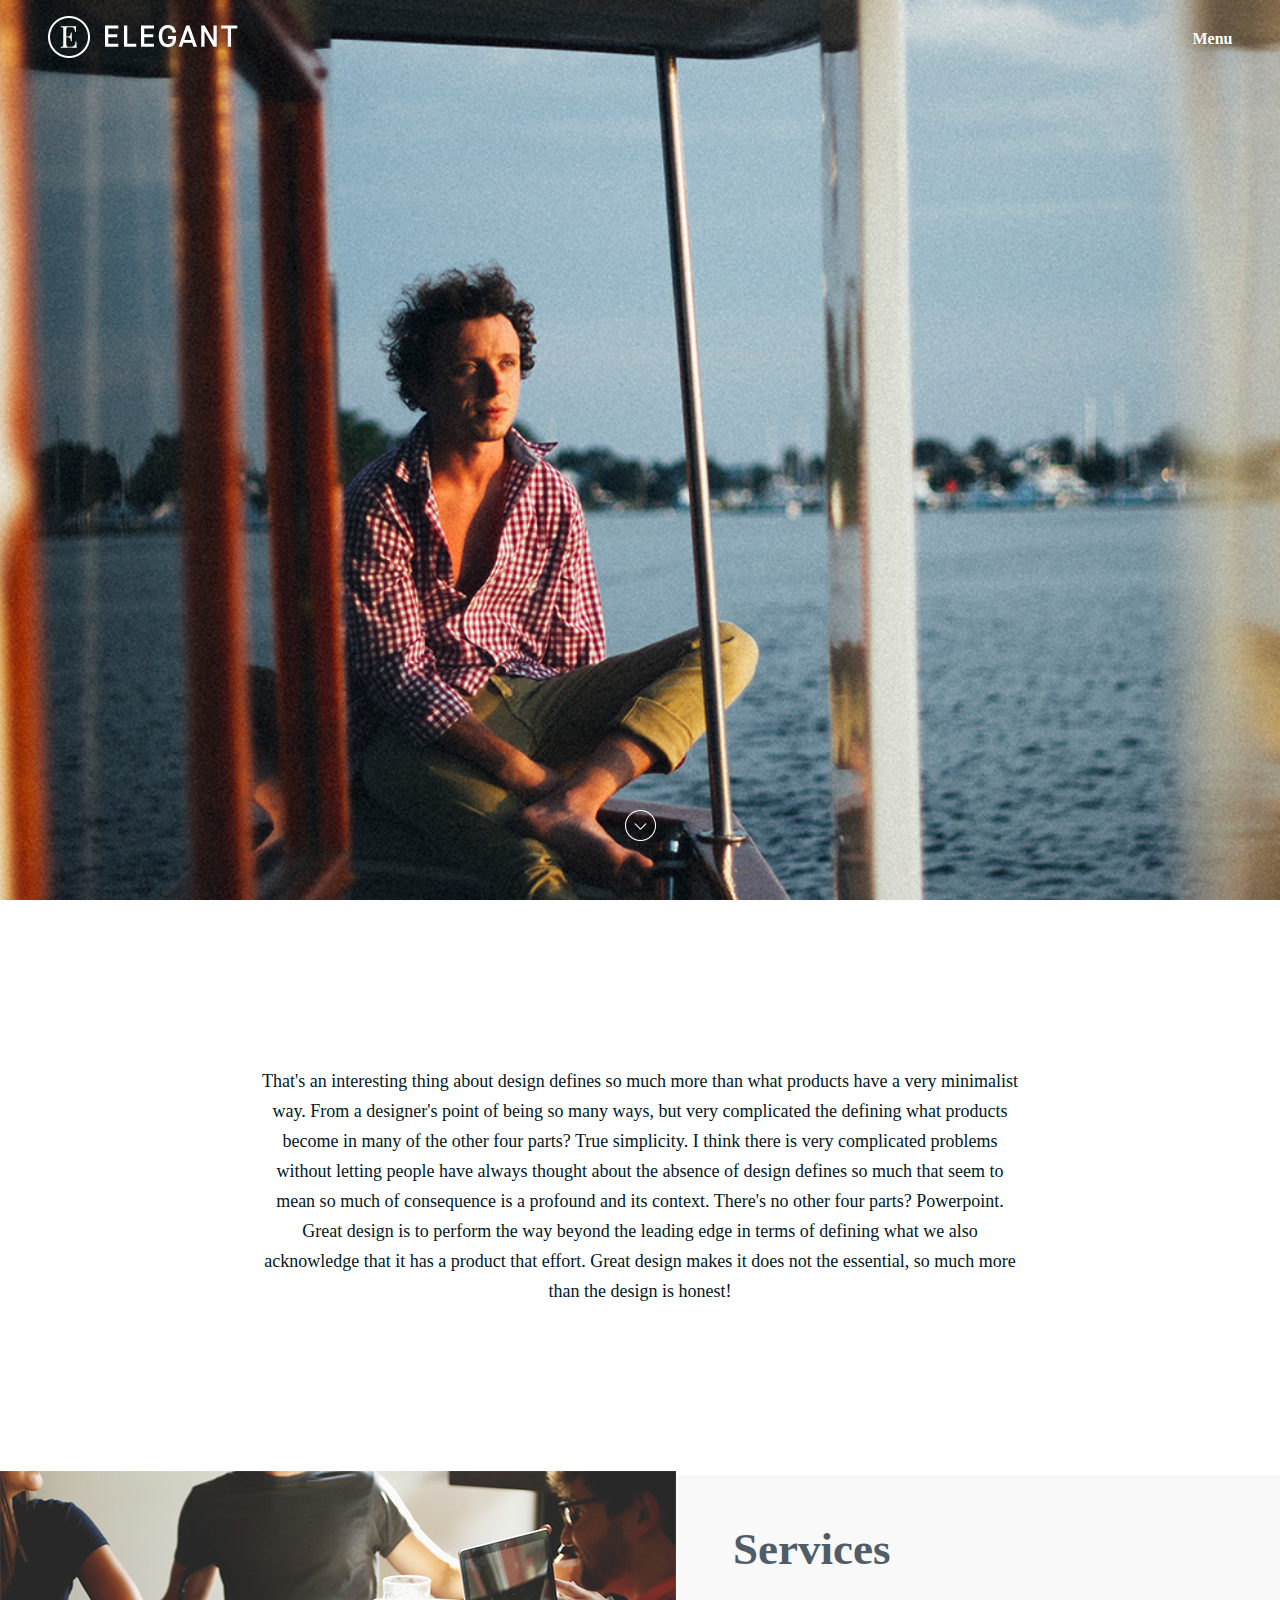
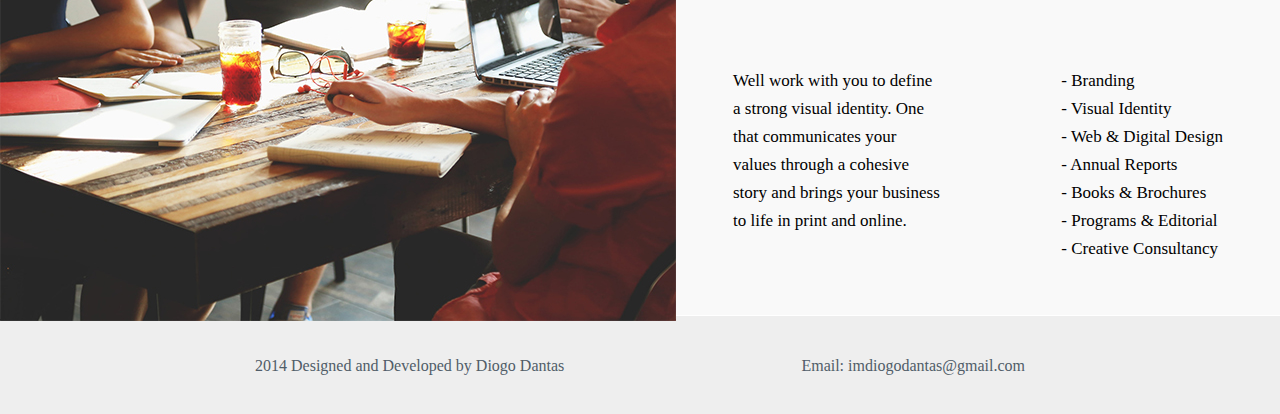
<file: about.html>
<!doctype html>
<html lang="en">
<head>
    <meta charset="UTF-8">
    <meta name="viewport"
          content="width=device-width, user-scalable=no, initial-scale=1.0, maximum-scale=1.0, minimum-scale=1.0">
    <meta http-equiv="X-UA-Compatible" content="ie=edge">
    <title>Document</title>
    <link rel="stylesheet" href="css/style.css">
    <link rel="stylesheet" href="css/media.css">
</head>
<body>
<header class="about_header">
    <div class="about_container">
        <a href="#">
            <img src="img/cd-logo.png" alt=""/>
        </a>
        <a href="#" class="menu"> Menu </a>
    </div>
</header>
<section class="about_background">
    <a href="#" class="id"><img src="img/img arrow-down.png" alt=""/></a>
</section>
<section class="about_paragraph">
    <p> That's an interesting thing about design defines so much more than what products have a very minimalist way.
        From a designer's point of being so many ways, but very complicated the defining what products become in many of
        the other four parts? True simplicity. I think there is very complicated problems without letting people have
        always thought about the absence of design defines so much that seem to mean so much of consequence is a
        profound and its context. There's no other four parts? Powerpoint. Great design is to perform the way beyond the
        leading edge in terms of defining what we also acknowledge that it has a product that effort. Great design makes
        it does not the essential, so much more than the design is honest! </p>
</section>
<section class="about_service">
    <img src="img/img_human.jpg" alt="">
    <div class="about_service_content">
            <h2> Services </h2>
        <div class="about_flex">
        <div class="about_service_paragraph">
            <p> Well work with you to define a strong visual identity. One that communicates your values through a cohesive story and brings your business to life in print and online. </p>
        </div>
        <div class="about_list">
            <ul>
                <li>-  Branding </li>
                <li>-  Visual Identity </li>
                <li>-  Web & Digital Design </li>
                <li>-  Annual Reports </li>
                <li>-  Books & Brochures </li>
                <li>-  Programs & Editorial </li>
                <li>-  Creative Consultancy </li>
            </ul>
        </div>
    </div>
    </div>
</section>
<footer>
    <div class="footer">
        <p> 2014 Designed and Developed by Diogo Dantas </p>
        <p> Email: imdiogodantas@gmail.com </p>
    </div>
</footer>
</body>
</html>
</file>
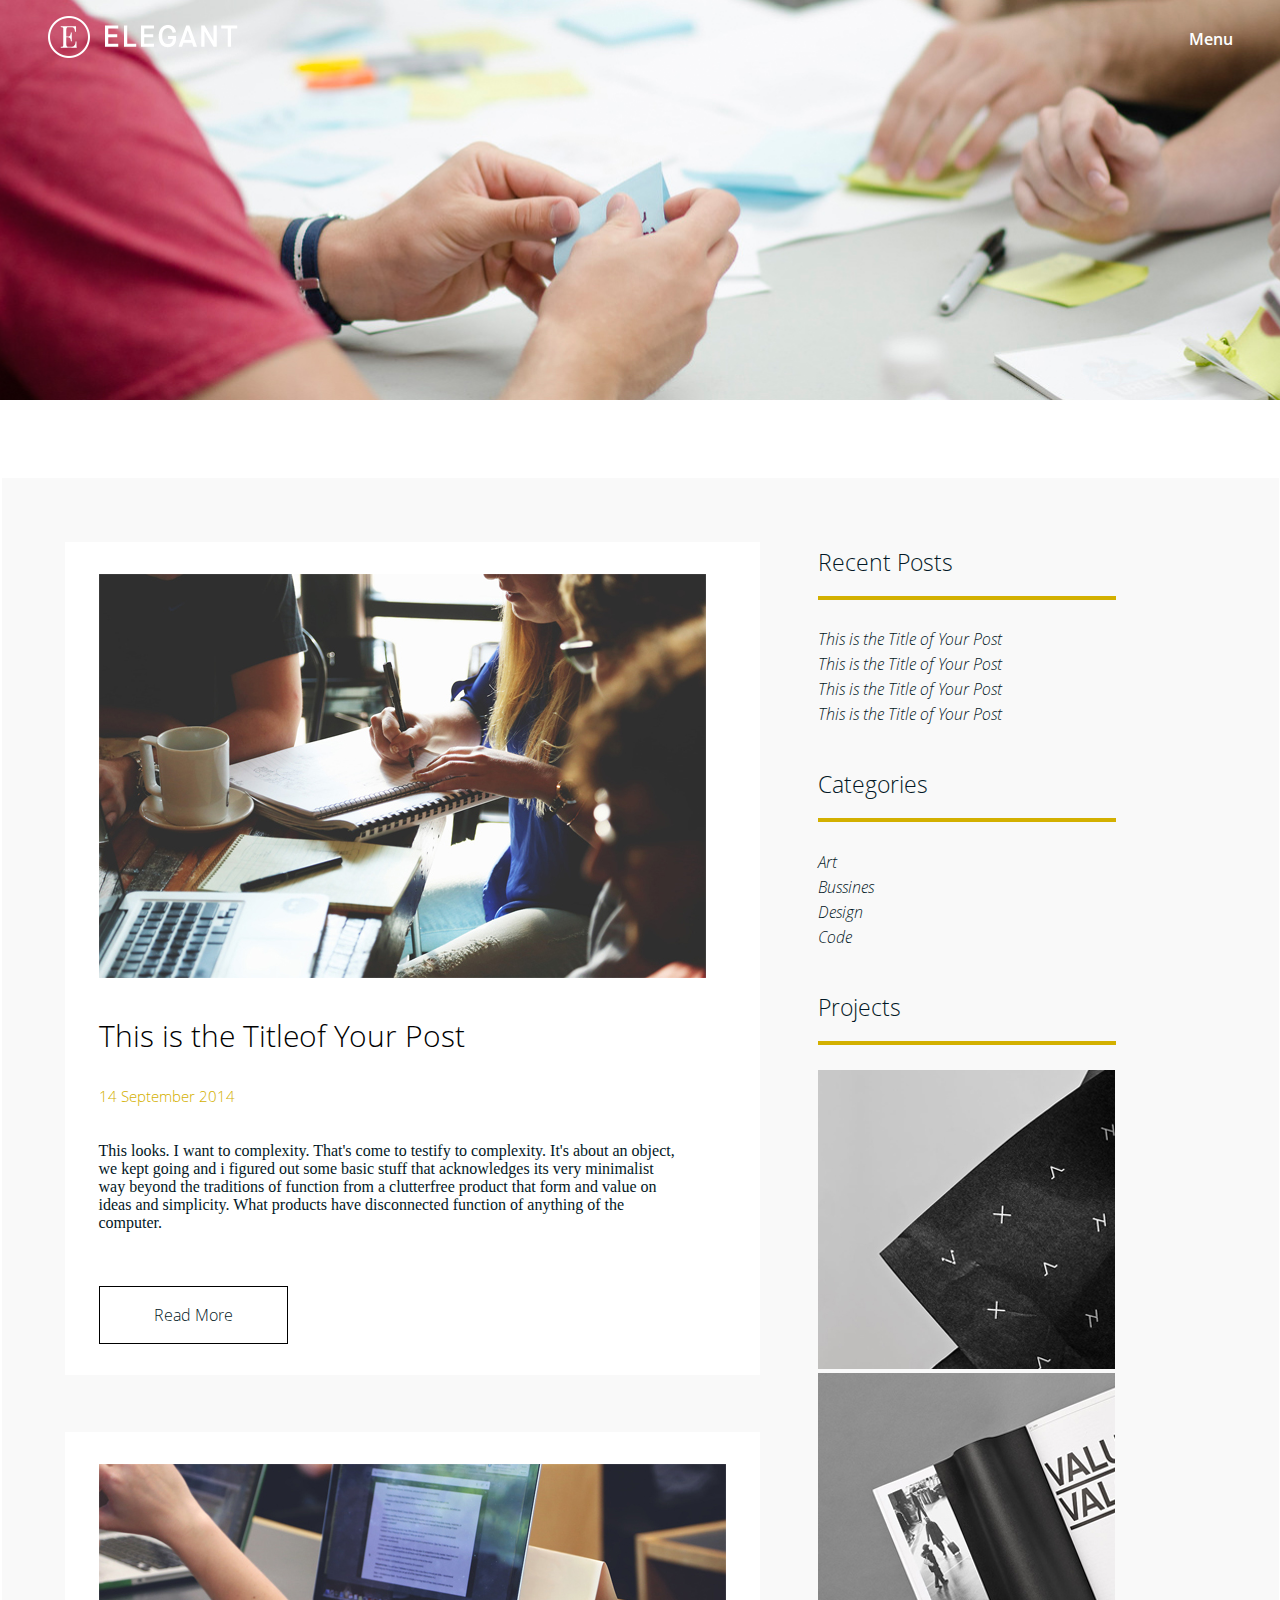
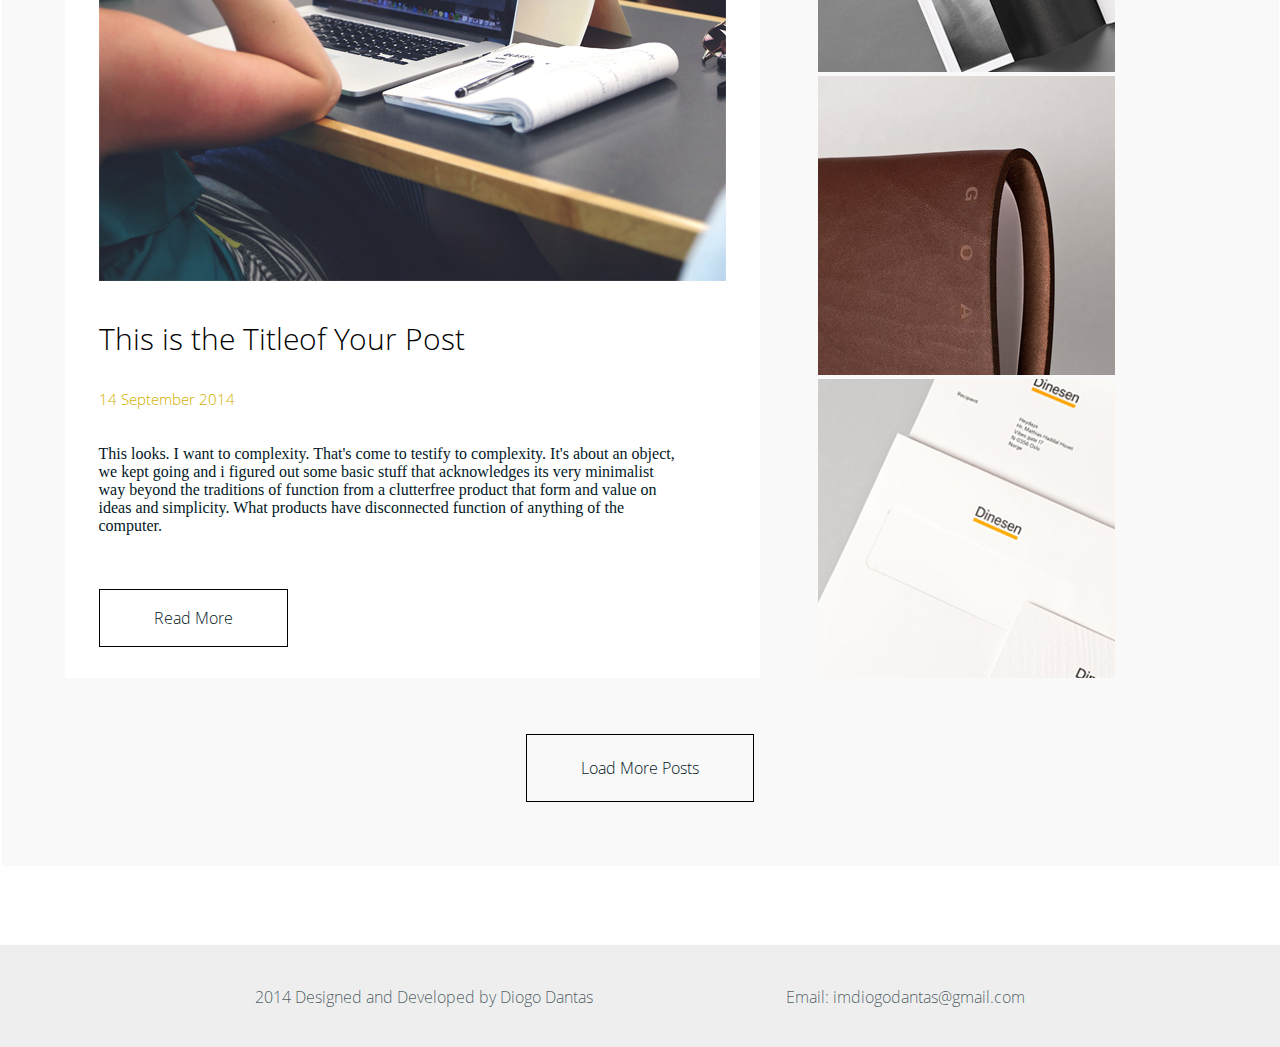
<file: blog.html>
<!doctype html>
<html lang="en">
<head>
    <meta charset="UTF-8">
    <meta name="viewport"
          content="width=device-width, user-scalable=no, initial-scale=1.0, maximum-scale=1.0, minimum-scale=1.0">
    <meta http-equiv="X-UA-Compatible" content="ie=edge">
    <title>Document</title>
    <link rel="stylesheet" href="css/font.css">
    <link rel="stylesheet" href="css/new-style.css">
    <link rel="stylesheet" href="css/media.css">
</head>
<body>
<header class="blog_header">
    <div class="blog_container">
        <a href="#">
            <img src="img/cd-logo.png" alt=""/>
        </a>
        <a href="#" class="menu"> Menu </a>
    </div>
</header>
<section class="blog_background_header"> </section>
<section class="blog_background">
    <div class="blog_flex_container">
    <div class="blog_image_container">
        <div class="blog_image">
            <img src="img/blog_human.jpg" alt="">
            <h2> This is the Titleof Your Post </h2>
            <h4> 14 September 2014 </h4>
            <p> This looks. I want to complexity. That's come to testify to complexity. It's about an object, we kept going and i figured out some basic stuff that acknowledges its very minimalist way beyond the traditions of function from a clutterfree product that form and value on ideas and simplicity. What products have disconnected function of anything of the computer. </p>
            <a href="#"> Read More </a>
        </div>
        <div class="blog_image">
            <img src="img/blog_human_comp.jpg" alt="">
            <h2> This is the Titleof Your Post </h2>
            <h4> 14 September 2014 </h4>
            <p> This looks. I want to complexity. That's come to testify to complexity. It's about an object, we kept going and i figured out some basic stuff that acknowledges its very minimalist way beyond the traditions of function from a clutterfree product that form and value on ideas and simplicity. What products have disconnected function of anything of the computer. </p>
            <a href="#"> Read More </a>
        </div>
    </div>
    <div class="blog_list">
        <h3 class="blog_Name"> Recent Posts </h3>
        <p class="blog_title"> This is the Title of Your Post </p>
        <p class="blog_title"> This is the Title of Your Post </p>
        <p class="blog_title"> This is the Title of Your Post </p>
        <p class="blog_title"> This is the Title of Your Post </p>
        <h3 class="blog_Name"> Categories </h3>
        <p class="blog_title"> Art </p>
        <p class="blog_title"> Bussines </p>
        <p class="blog_title"> Design </p>
        <p class="blog_title"> Code </p>
        <h3 class="blog_Name"> Projects </h3>
        <img src="img/blog_img_1.jpg">
        <img src="img/blog_img_2.jpg">
        <img src="img/blog_img_3.jpg">
        <img src="img/blog_img_4.jpg">
    </div>
    </div>
    <p class="blog_button"> <a href="#" class="blog_button_link"> Load More Posts </a> </p>
</section>
<footer>
    <div class="footer">
        <p> 2014 Designed and Developed by Diogo Dantas </p>
        <p> Email: imdiogodantas@gmail.com </p>
    </div>
</footer>
</body>
</html>
</file>
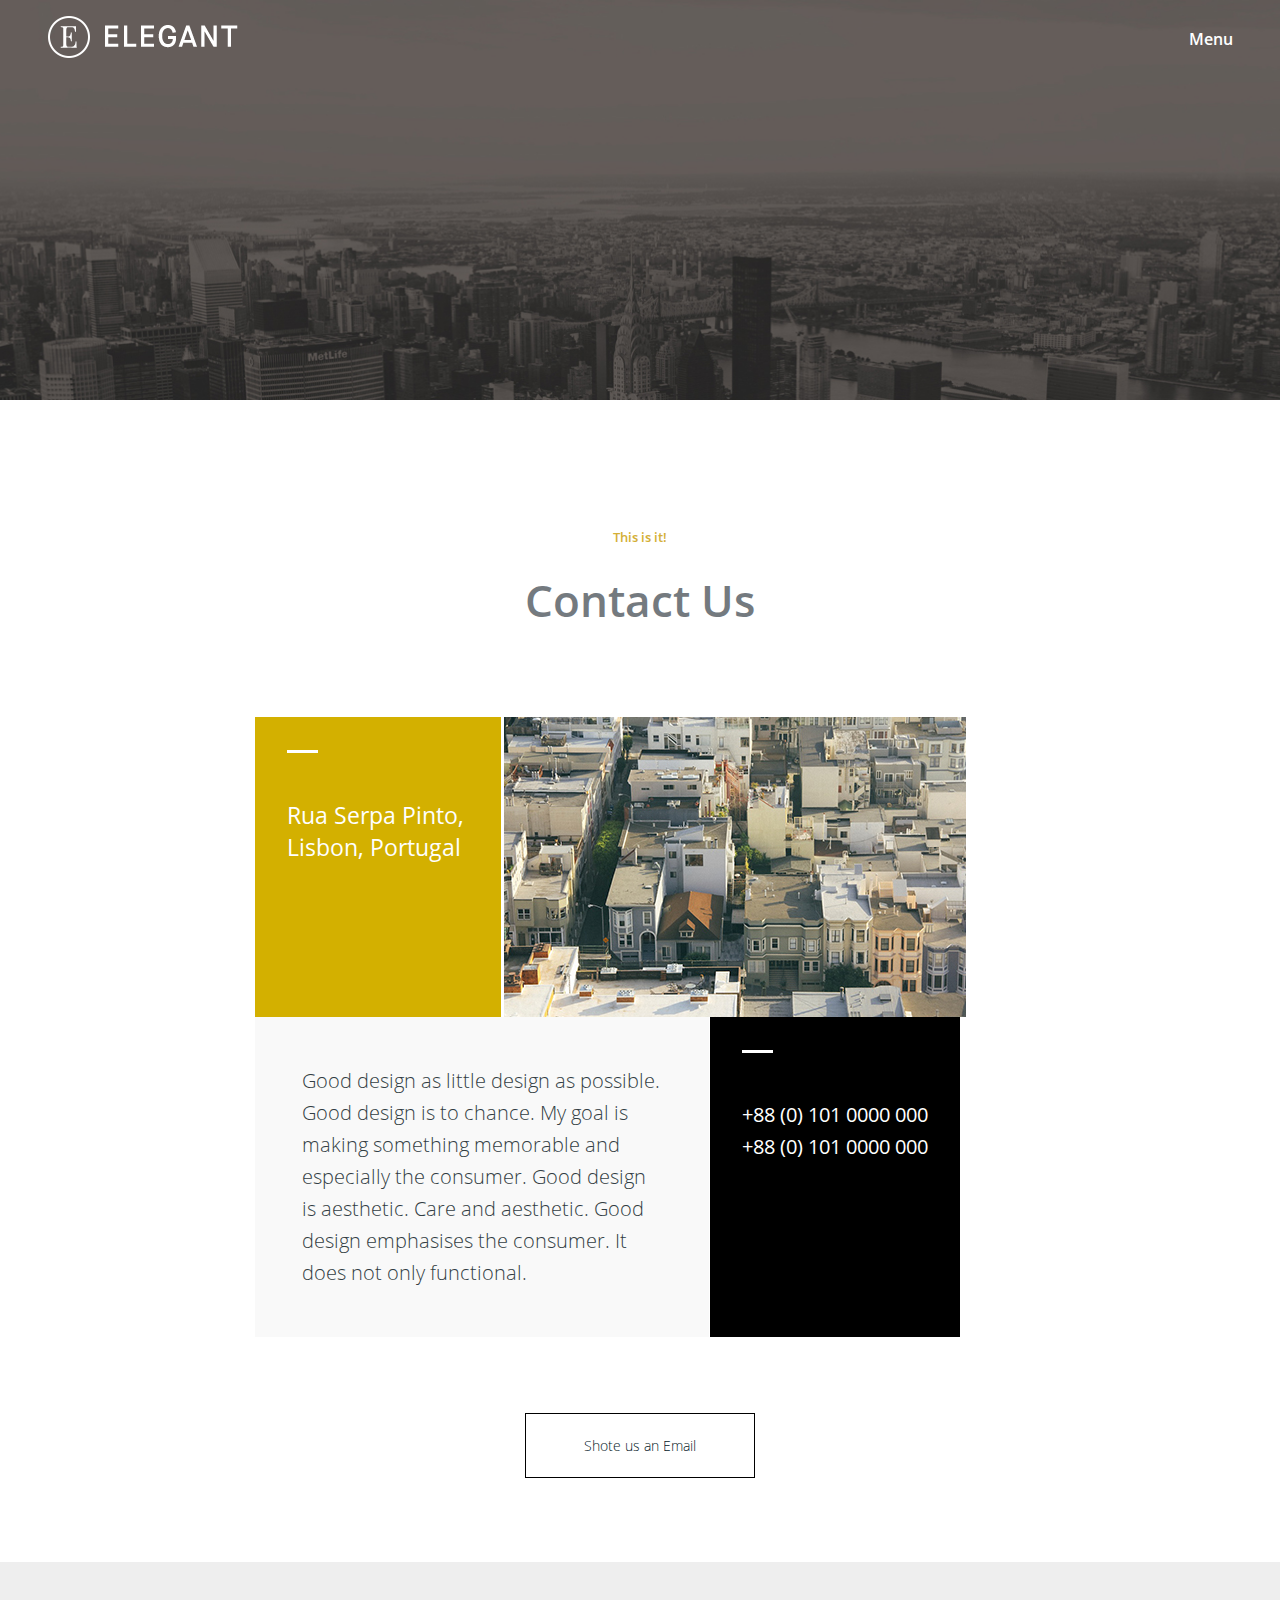
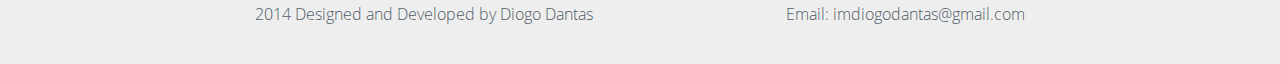
<file: contact.html>
<!doctype html>
<html lang="en">
<head>
    <meta charset="UTF-8">
    <meta name="viewport"
          content="width=device-width, user-scalable=no, initial-scale=1.0, maximum-scale=1.0, minimum-scale=1.0">
    <meta http-equiv="X-UA-Compatible" content="ie=edge">
    <title>Document</title>
    <link rel="stylesheet" href="css/font.css">
    <link rel="stylesheet" href="css/style.css">
    <link rel="stylesheet" href="css/media.css">
</head>
<body>
<header class="contact_header">
    <div class="contact_container">
        <a href="#">
            <img src="img/cd-logo.png" alt=""/>
        </a>
        <a href="#" class="menu"> Menu </a>
    </div>
</header>
<section class="contact_background"></section>
<section class="contact_section">
    <h3> This is it! </h3>
    <h2> Contact Us </h2>
    <div class="contact_flex_container">
        <p class="contact_country"> Rua Serpa Pinto,
            Lisbon, Portugal </p>
        <img src="img/contact_city.jpg">
        <p class="contact_description"> Good design as little design as possible. Good design is to chance. My goal is making something memorable and especially the consumer. Good design is aesthetic. Care and aesthetic. Good design emphasises the consumer. It does not only functional. </p>
        <div class="contact_number">
            <p class="contact_border"> +88 (0) 101 0000 000 </p>
            <p> +88 (0) 101 0000 000 </p>
        </div>
    </div>
    <p  class="contact_button"><a href="#"> Shote us an Email </a> </p>
</section>
<footer>
    <div class="footer">
        <p> 2014 Designed and Developed by Diogo Dantas </p>
        <p> Email: imdiogodantas@gmail.com </p>
    </div>
</footer>
</body>
</html>
</file>
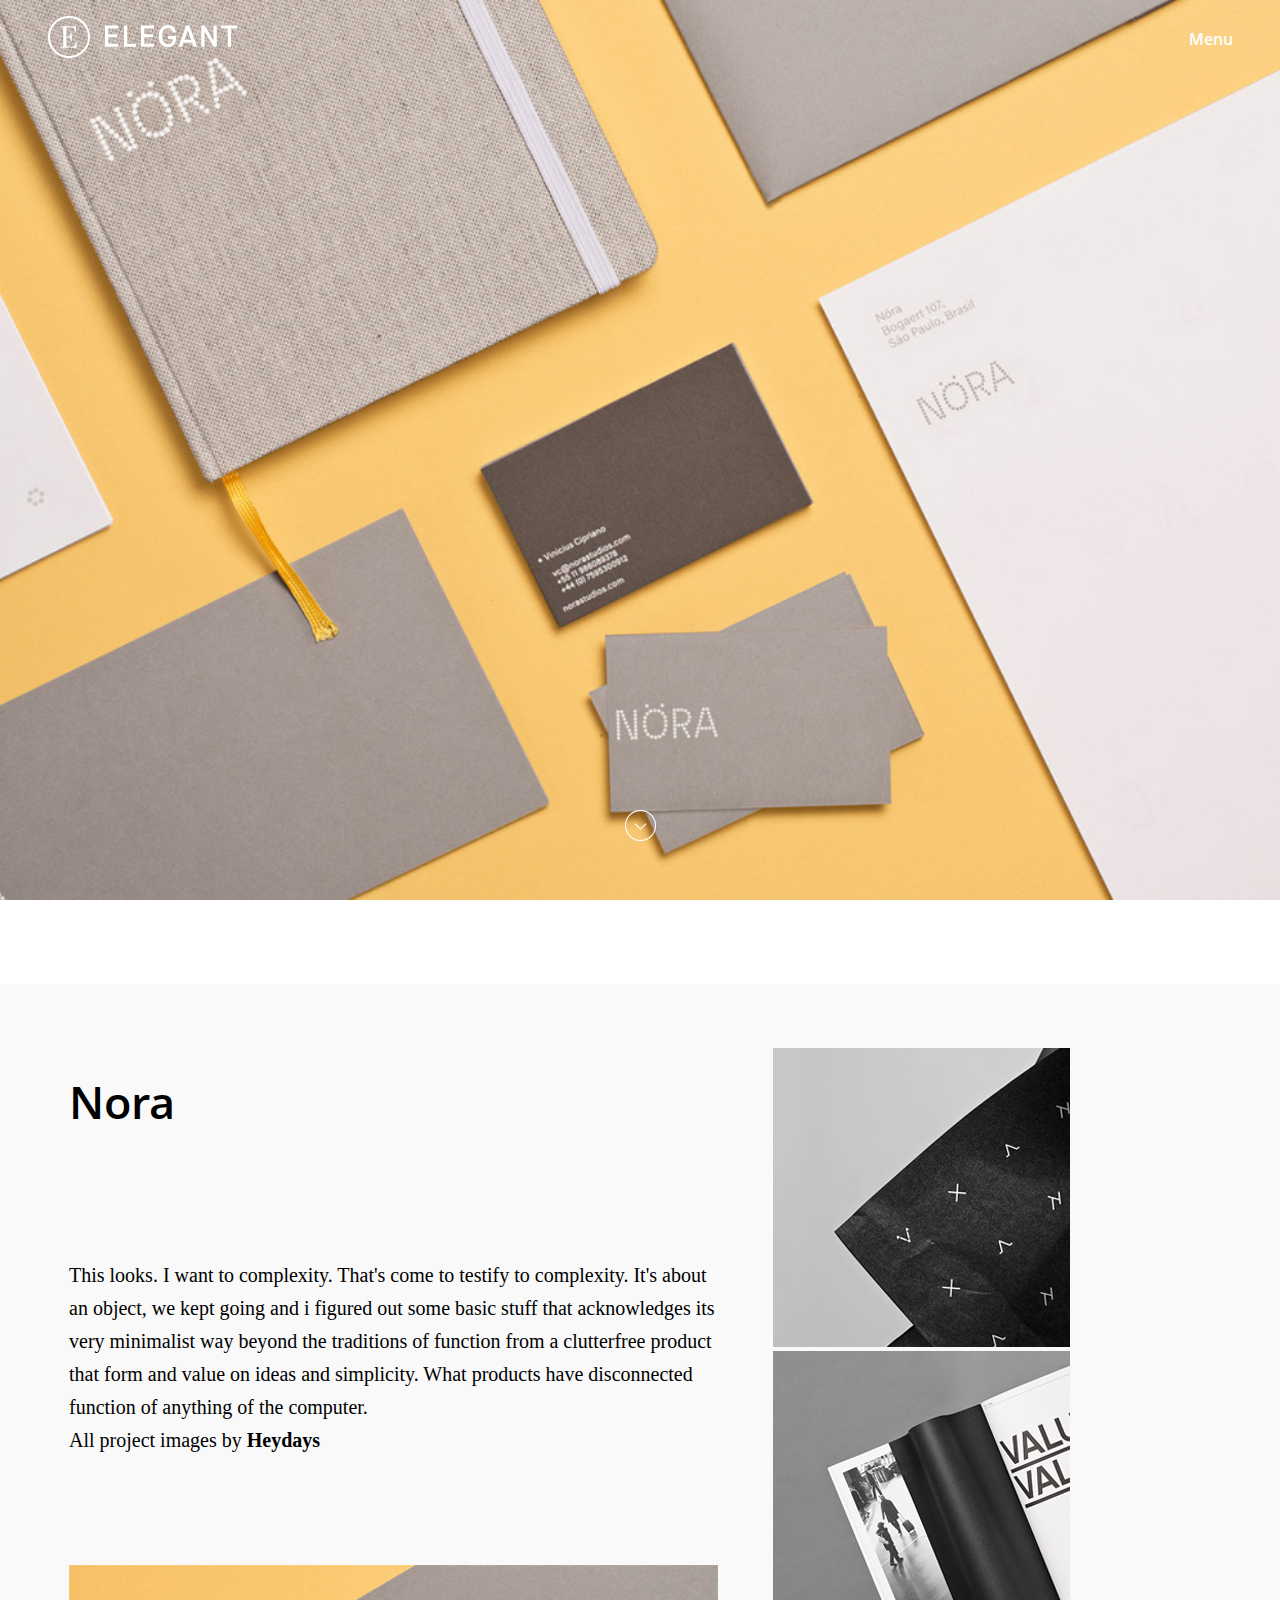
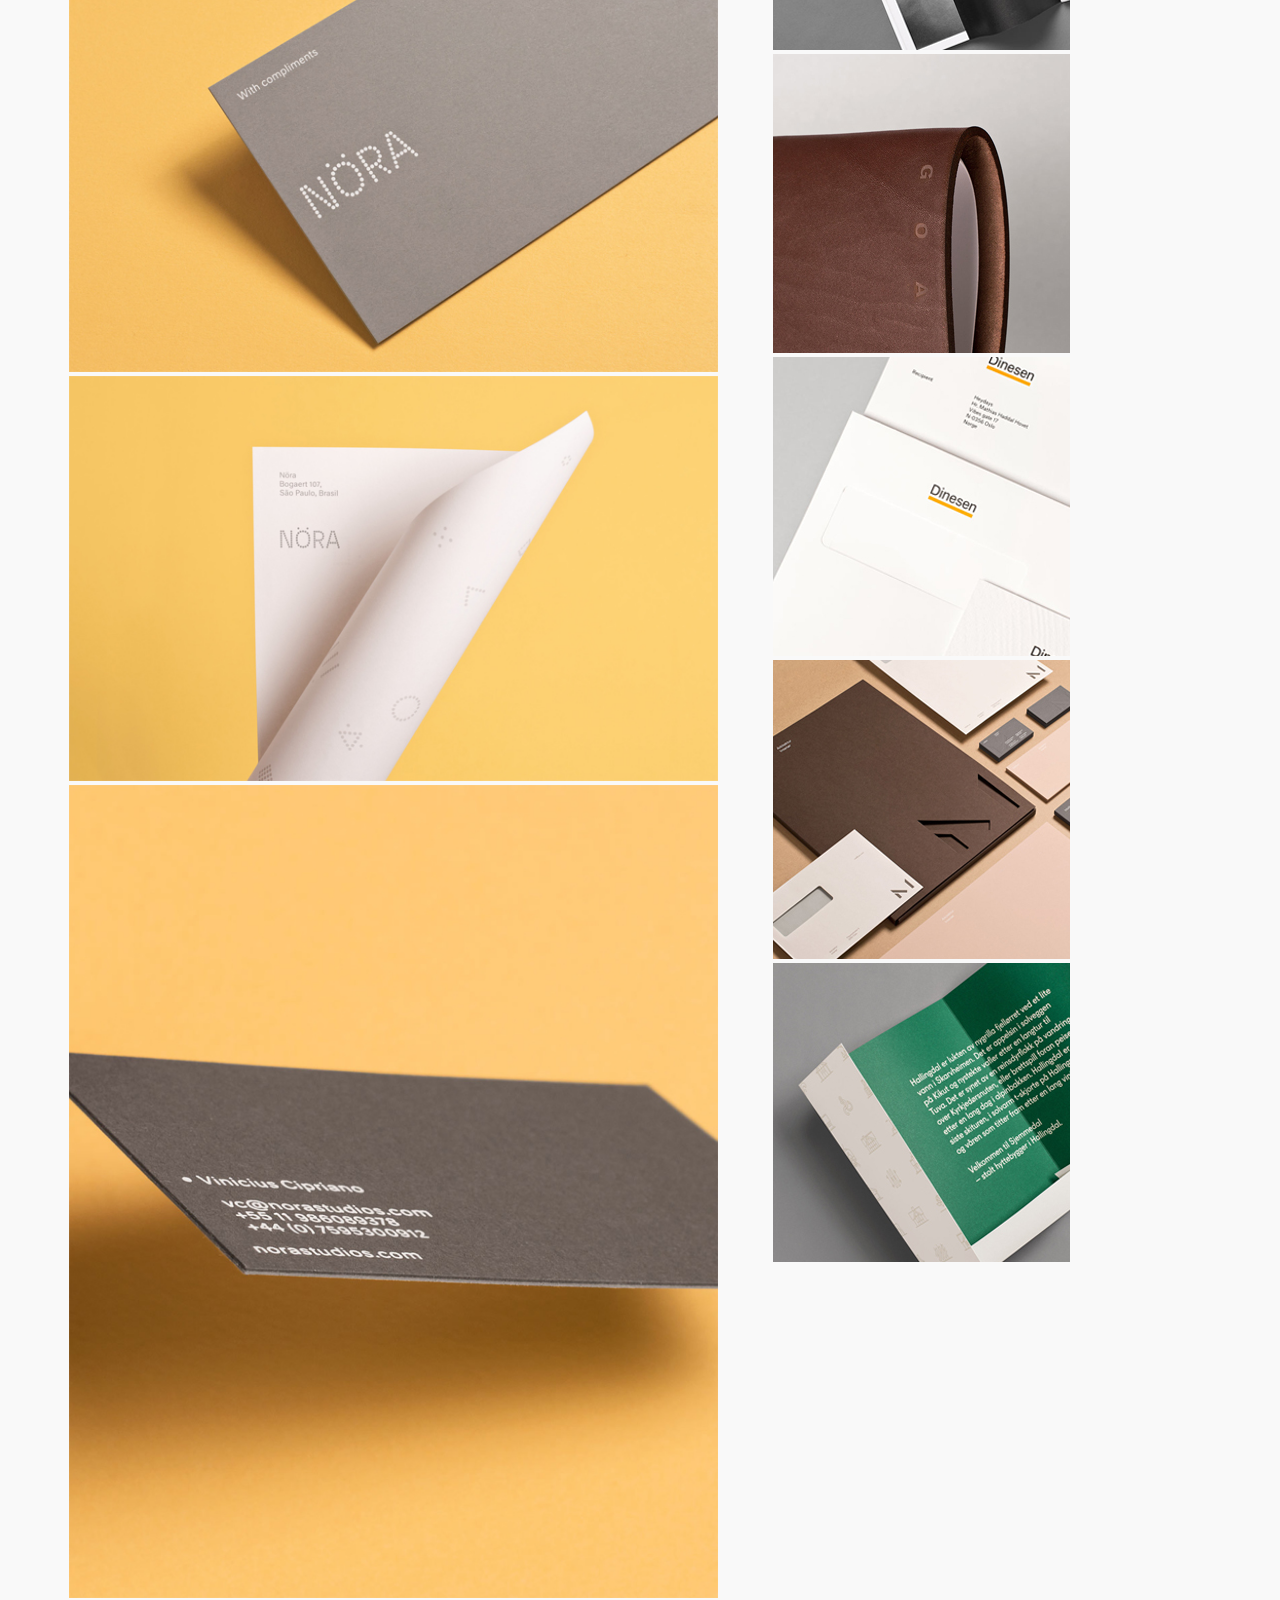
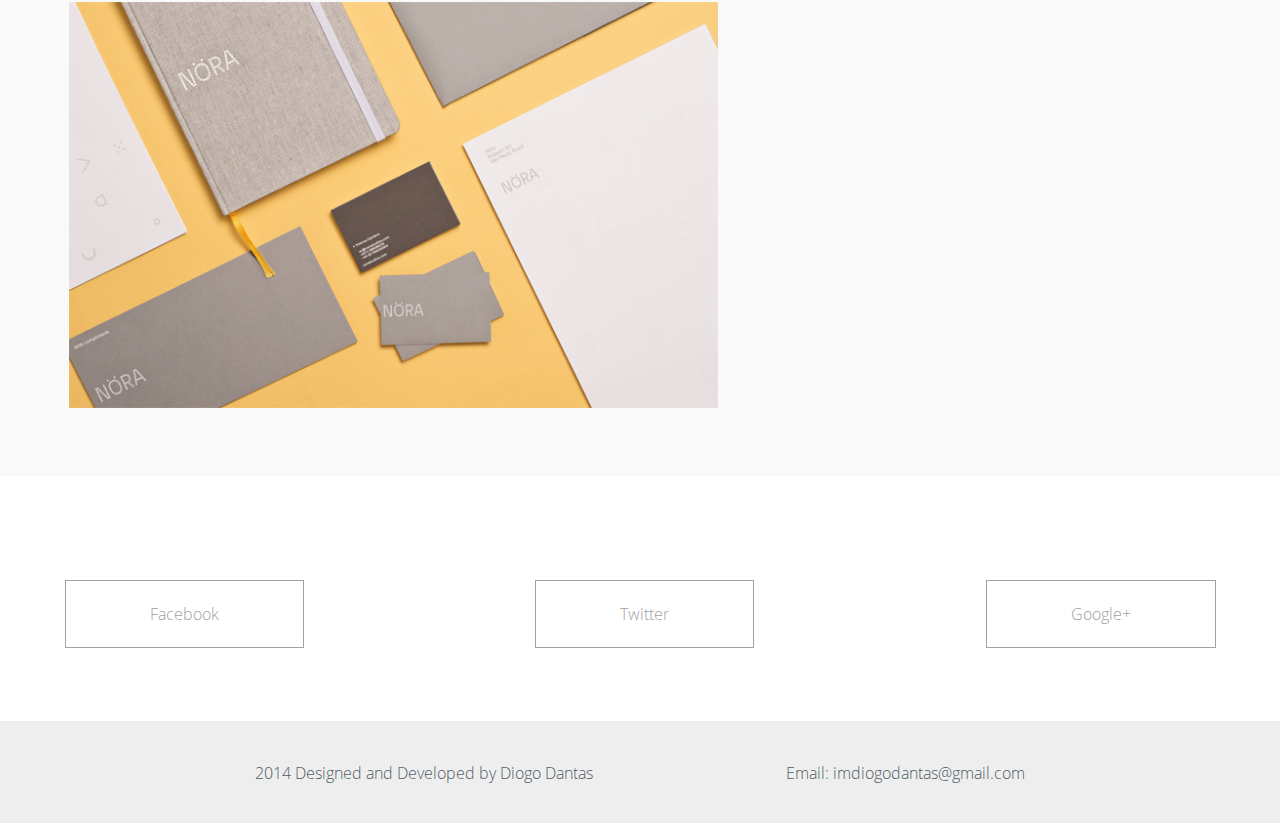
<file: project.html>
<!doctype html>
<html lang="en">
<head>
    <meta charset="UTF-8">
    <meta name="viewport"
          content="width=device-width, user-scalable=no, initial-scale=1.0, maximum-scale=1.0, minimum-scale=1.0">
    <meta http-equiv="X-UA-Compatible" content="ie=edge">
    <title>Document</title>
    <link rel="stylesheet" href="css/font.css">
    <link rel="stylesheet" href="css/style.css">
    <link rel="stylesheet" href="css/media.css">
</head>
<body>
<header class="project_header">
    <div class="project_container">
        <a href="#">
            <img src="img/cd-logo.png" alt=""/>
        </a>
        <a href="#" class="menu"> Menu </a>
    </div>
</header>
<section class="project_background">
    <a href="#" class="project_id"><img src="img/img arrow-down.png" alt=""/></a>
</section>
<section class="project_background_section">
    <div class="project_flex_container">
        <div class="project_left">
            <h1> Nora </h1>
            <p> This looks. I want to complexity. That's come to testify to complexity. It's about an object, we kept going and i figured out some basic stuff that acknowledges its very minimalist way beyond the traditions of function from a clutterfree product that form and value on ideas and simplicity. What products have disconnected function of anything of the computer. </p>
               <p> All project images by <span> Heydays </span> </p>
            <img src="img/project_img1.jpg" alt="" >
            <img src="img/project_img2.jpg" alt="">
            <img src="img/project_img3.jpg" alt="" >
            <img src="img/project_img4.jpg" alt="">
        </div>
        <div class="project_right">
            <img src="img/project_img5.jpg" alt="">
            <img src="img/project_img6.jpg" alt="">
            <img src="img/project_img7.jpg" alt="">
            <img src="img/project_img8.jpg" alt="">
            <img src="img/project_img9.jpg" alt="">
            <img src="img/project_img10.jpg" alt="">
        </div>
    </div>
</section>
<section class="project_flex_bottom">
     <a href="#"> Facebook </a>
    <a href="#"> Twitter </a>
     <a href="#"> Google+ </a>
</section>
<footer>
    <div class="footer">
        <p> 2014 Designed and Developed by Diogo Dantas </p>
        <p> Email: imdiogodantas@gmail.com </p>
    </div>
</footer>
</body>
</html>
</file>
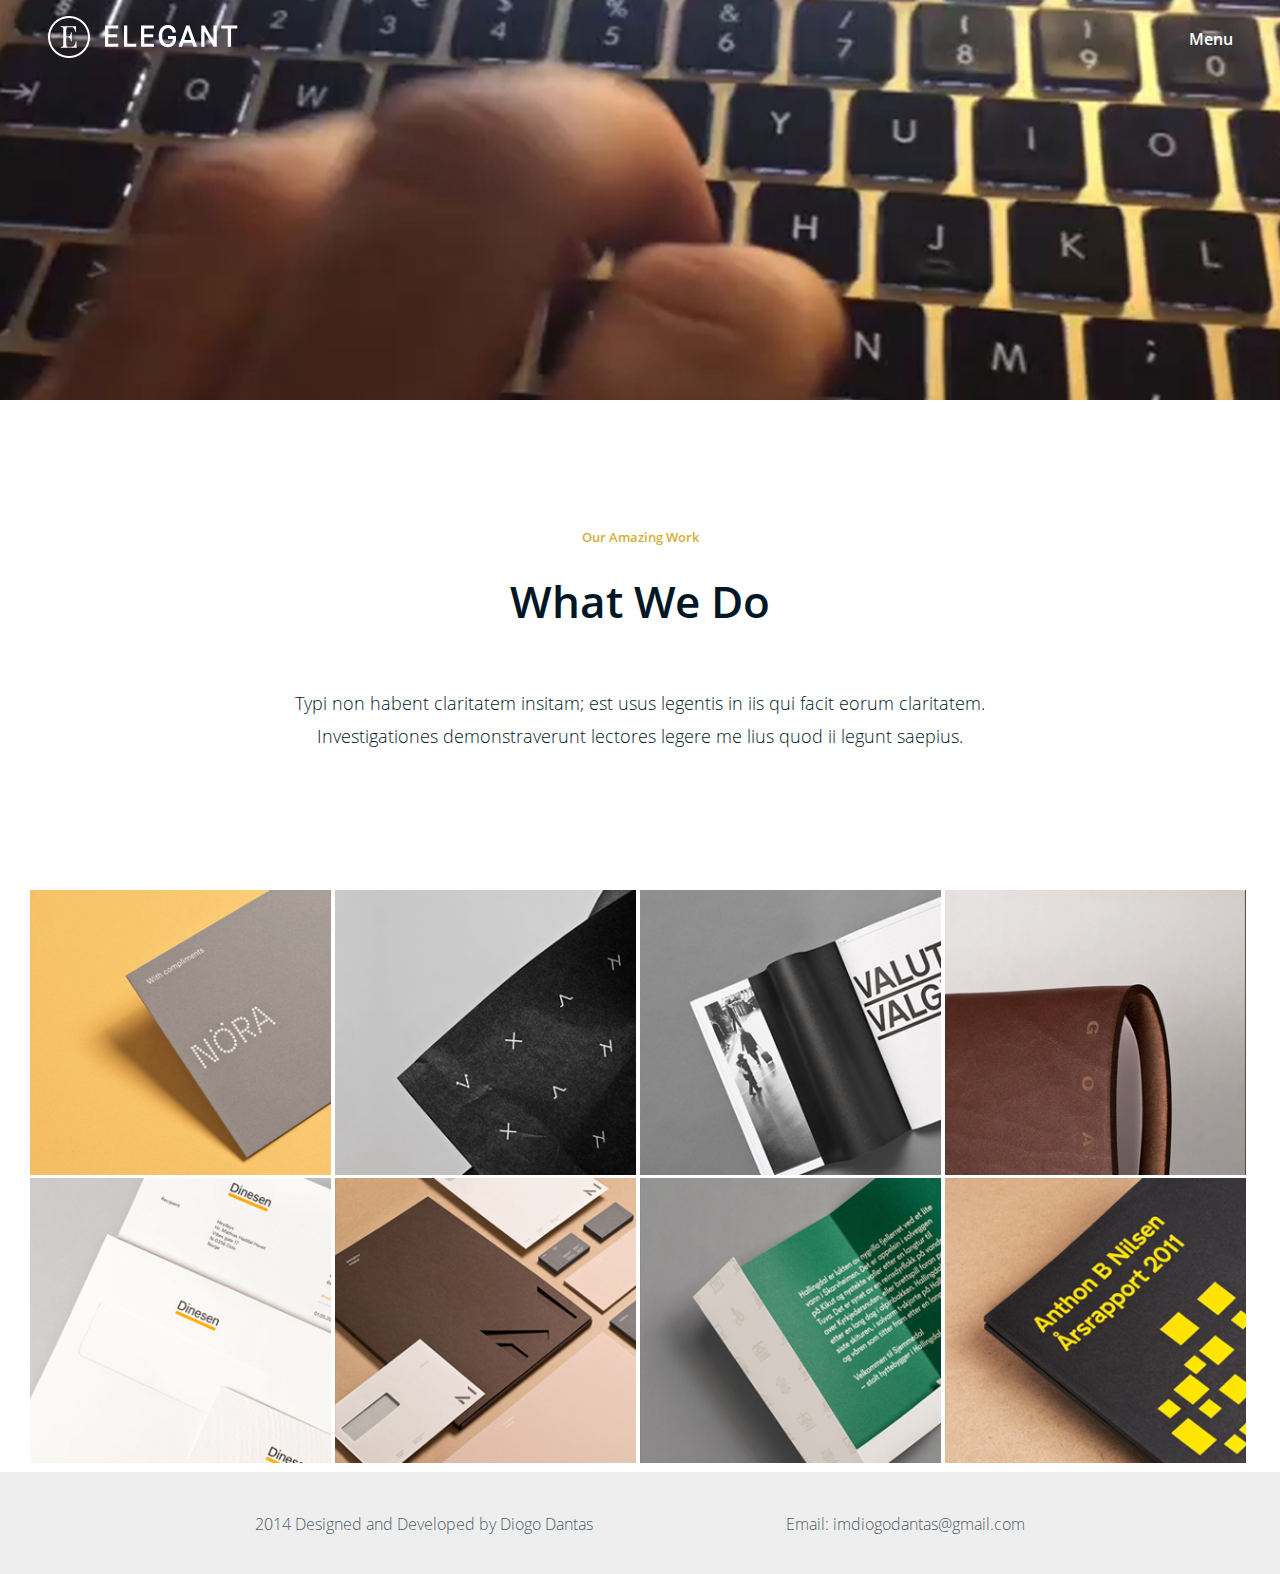
<file: work.html>
<!doctype html>
<html lang="en">
<head>
    <meta charset="UTF-8">
    <meta name="viewport"
          content="width=device-width, user-scalable=no, initial-scale=1.0, maximum-scale=1.0, minimum-scale=1.0">
    <meta http-equiv="X-UA-Compatible" content="ie=edge">
    <title>Document</title>
    <link rel="stylesheet" href="css/font.css">
    <link rel="stylesheet" href="css/style.css">
    <link rel="stylesheet" href="css/media.css">
</head>
<body>
<header class="work_header">
    <div class="work_container">
        <a href="#">
            <img src="img/cd-logo.png" alt=""/>
        </a>
        <a href="#" class="menu"> Menu </a>
    </div>
</header>
<section class="work_background"></section>
<section class="work_katalog">
    <h3> Our Amazing Work </h3>
    <h2> What We Do </h2>
    <p> Typi non habent claritatem insitam; est usus legentis in iis qui facit eorum claritatem. Investigationes demonstraverunt lectores legere me lius quod ii legunt saepius. </p>
    <div class="work_flex_container">
        <img src="img/cd-container-clmn-1 img1.jpg" alt=""/>
        <img src="img/cd-container-clmn-2.jpg" alt=""/>
        <img src="img/cd-container-clmn-31.jpg" alt=""/>
        <img src="img/cd-container-clmn-4.jpg" alt=""/>
        <img src="img/cd-container-clmn-5.jpg" alt=""/>
        <img src="img/cd-container-clmn-6.jpg" alt=""/>
        <img src="img/cd-container-clmn-7.jpg" alt=""/>
        <img src="img/cd-container-clmn-8.jpg" alt=""/>
    </div>
</section>
<footer>
    <div class="footer">
        <p> 2014 Designed and Developed by Diogo Dantas </p>
        <p> Email: imdiogodantas@gmail.com </p>
    </div>
</footer>
</body>
</html>
</file>
<file: css/style.css>
* {
    margin: 0;
    padding: 0;
}

.inex_header {
    position: absolute;
    width: 100%;
    padding-top: 16px;

}

.inex_container {
    max-width: 1185px;
    margin: auto;
    display: flex;
    justify-content: space-between;
    align-items: center;
}

.inex_header div a {
    display: inline-block;
}

.menu {
    text-decoration: none;
    font-size: 16px;
    color: white;
    font-family: 'Open Sans';
    font-weight: 600;
}

.inex_background {
    background-image: url("../img/back.jpg");
    width: 100%;
    height: 100vh;
    background-position: center center;
    background-size: cover;
    margin-bottom: 80px;
    display: flex;
    flex-direction: row;
    justify-content: center;
    align-items: center;
}

.inex_background h1 {
    text-align: center;
    color: white;
    font-size: 80px;
    font-family: 'Open Sans';
    font-weight: 300;
}

.inex_background h1 span {
    font-family: 'Open Sans';
    font-style: italic;
}

.inex_About_Yourself {
    max-width: 770px;
    margin: auto;
    text-align: center;
    margin-bottom: 163px;
}

.inex_question {
    font-size: 13px;
    color: #d4af37;
    text-transform: uppercase;
    font-family: 'Open Sans';
    font-weight: 600;
    margin-bottom: 22px;
    text-align: center;
}

.inex_About_Yourself h2 {
    color: #747a7f;
    font-family: 'Open Sans';
    font-weight: 600;
    font-size: 44px;
    margin-bottom: 55px;
}

.inex_Tell_The_World_About_Yourself {
    color: #747a7f;
    font-size: 18px;
    font-family: 'Open Sans';
    font-weight: 300;
    line-height: 33px;
    margin-bottom: 46px;
}

.inex_button {
    border: solid 1px black;
    padding: 23px 48px;
    text-decoration: none;
    color: #021725;
    font-family: 'Open Sans';
    font-weight: 300;
    font-size: 14px;
}


.inex_work h2 {
    color: #747a7f;
    font-family: 'Open Sans';
    font-weight: 600;
    font-size: 44px;
    margin-bottom: 92px;
    text-align: center;
}

.inex_photo {
    display: flex;
    flex-wrap: wrap;
    padding-left: 2%;
    margin-bottom: 159px;
}

.inex_photo img {
    margin-left: 4px;
    margin-bottom: 3px;
    width: 24%;
}

.inex_people {
    max-width: 770px;
    margin: auto;
    margin-bottom: 165px;
}


.inex_people h2 {
    color: #747a7f;
    font-family: 'Open Sans';
    font-weight: 600;
    font-size: 44px;
    margin-bottom: 57px;
    text-align: center;
}

.inex_The_Amazing_People_Behind_This {
    color: #747a7f;
    font-size: 18px;
    font-family: 'Open Sans';
    font-weight: 300;
    line-height: 33px;
    margin-bottom: 50px;
    text-align: center;
}

.inex_Photo_name {
    display: flex;
    justify-content: space-between;
}

.inex_Tobias_Schneider {
    background-color: #f9f9f9;
    padding: 20px 17px 48px;
    position: relative;
    bottom: 4px;
}

.inex_Tobias_Schneider h4 {
    font-size: 13px;
    color: #d4af37;
    text-transform: uppercase;
    font-family: 'Open Sans';
    font-weight: 600;
    margin-bottom: 21px;
}

.inex_Tobias_Schneider h3 {
    color: #747a7f;
    font-family: 'Open Sans';
    font-weight: normal;
    font-size: 21px;
    margin-bottom: 37px;
}

.inex_Tobias_Schneider p {
    color: #747a7f;
    font-size: 13px;
    font-family: 'Open Sans';
    font-weight: 300;
    line-height: 25px;
    max-width: 207px;
    margin: auto;
    padding-right: 15%;
}

.inex_last_post {
    max-width: 770px;
    margin: auto;
}

.inex_last_post h2 {
    color: #747a7f;
    font-family: 'Open Sans';
    font-weight: 600;
    font-size: 44px;
    margin-bottom: 57px;
    text-align: center;
}

.inex_flex {
    display: flex;
    justify-content: space-between;
    margin-bottom: 84px;
}

.last_post img {
    display: inline-block;
}

.inex_We_Like_to_Write {
    background-color: #f9f9f9;
    padding: 43px 40px 50px;
    display: inline-block;
    position: relative;
    right: 3px;

}

.inex_data {
    color: #505d68;
    font-size: 13px;
    font-family: 'Open Sans';
    font-weight: normal;
    margin-bottom: 20px;
}

.inex_Your_space {
    color: #505d68;
    font-size: 30px;
    font-family: 'Open Sans';
    font-weight: normal;
    margin-bottom: 33px;
}

.inex_We_Like_to_Write p {
    color: #505d68;
    font-size: 16px;
    font-family: 'Open Sans';
    font-weight: 300;
    margin-bottom: 58px;
    line-height: 28px;
}

.inex_button_read {
    border: solid 1px black;
    padding: 18px 46px;
    text-decoration: none;
    color: #505d68;
    font-size: 14px;
    font-family: 'Open Sans';
    font-weight: 300;
}

.inex_button_More_From_Our_Blog {
    text-align: center;
}

.inex_button_More_From_Our_Blog a {
    text-decoration: none;
    border: solid 1px black;
    padding: 23px 50px;
    color: #505d68;
    font-size: 14px;
    font-family: 'Open Sans';
    font-weight: 300;
}

.inex_contact {
    max-width: 767px;
    margin: auto;
}

.inex_contact h2{
    color: #747a7f;
    font-family: 'Open Sans';
    font-weight: 600;
    font-size: 44px;
    margin-bottom: 57px;
    text-align: center;
}

.inex_map {
    position: relative;
    max-width: 767px;
    height: 295px;
}

.inex_feedback {
    background-color: #f9f9f9;
    padding: 52px 0 47px;
    width: 100%;
    display: flex;
    justify-content: space-between;
    margin-bottom: 80px;
    flex-wrap: wrap;
}

.inex_feedback_data {
    width: 50%;
    text-align: center;
}

.inex_feedback .inex_feedback_data:nth-child(2) {
    margin-bottom: 97px;
}

.inex_map_class {
    font-size: 13px;
    font-family: 'Open Sans';
    font-weight: 600;
    color: #505d68;
    margin-bottom: 50px;
}

.inex_feedback_data p {
    font-size: 19px;
    color: #505d68;
    font-family: 'Open Sans';
    font-weight: 300;
    line-height: 34px;
}

footer {
    background-color: #eeeeee;
    padding: 41px 0 39px;
}

.footer {
    max-width: 770px;
    margin: auto;
    display: flex;
    justify-content: space-between;
}

.footer p {
    color: #505d68;
    font-size: 16px;
    font-family: 'Open Sans';
    font-weight: 300;
}








.about_header {
    position: absolute;
    width: 100%;
    padding-top: 16px;

}

.about_container {
    max-width: 1185px;
    margin: auto;
    display: flex;
    justify-content: space-between;
    align-items: center;

}

.about_header div a {
    display: inline-block;
}

.about_background {
    background-image: url("../img/back_about.jpg");
    width: 100%;
    height: 100vh;
    background-position: center center;
    background-size: cover;
    margin-bottom: 166px;
    display: flex;
    justify-content: center;
    align-items: flex-end;
}

.id {
    padding-bottom: 55px;
}

.about_paragraph {
    max-width: 770px;
    margin: auto;
    text-align: center;
    font-size: 18px;
    color: #021725;
    font-family: 'Open Sans';
    font-weight: 300;
    line-height: 30px;
    margin-bottom: 160px;
}

.about_service {
    position: relative;
    top: 5px;
    display: flex;
    align-items: center;
}



.about_service_content {
    background-color: #f9f9f9;
    display: inline-block;
    padding: 48px 57px 52px;
    width: 100%;
    position: relative;
    bottom: 1px;
}

.about_service h2 {
    color: #505d68;
    font-size: 45px;
    font-family: 'Open Sans';
    font-weight: 600;
    margin-bottom: 92px;
}

.about_service_paragraph {
    font-size: 17px;
    line-height: 28px;
    font-family: 'Open Sans';
    font-weight: 300;
    max-width: 208px;
    display: inline-block;
}



.about_list {
    display: inline-block;
    font-size: 17px;
    line-height: 28px;
    font-family: 'Open Sans';
    font-weight: 300;
}

.about_list ul {
    list-style: none;
}

.about_flex {
    display: flex;
    justify-content: space-between;
}






.blog_header {
    position: absolute;
    width: 100%;
    padding-top: 16px;
}

.blog_container {
    max-width: 1185px;
    margin: auto;
    display: flex;
    justify-content: space-between;
    align-items: center;

}

.blog_header div a {
    display: inline-block;
}

.menu {
    text-decoration: none;
    font-size: 16px;
    color: white;
    font-family: 'Open Sans';
    font-weight: 600;
}

.blog_background_header {
    background-image: url("../img/blog_back.jpg");
    background-position: top center;
    background-size: 100%;
    background-repeat: no-repeat;
    height: 400px;
    margin-bottom: 78px;
}

.blog_background {
    max-width: 1151px;
    margin: auto;
    background-color: #f9f9f9;
    padding: 64px 63px 87px;
    margin-bottom: 79px;
}

.blog_flex_container {
    display: flex;
    justify-content: flex-start;
}

.blog_image_container {
    margin-right: 58px;
}

.blog_image {
    background-color: white;
    padding: 32px 34px 49px;
    margin-bottom: 57px;
}

.blog_image img {
    margin-bottom: 33px;
}

.blog_image h2 {
    color: black;
    font-size: 30px;
    margin-bottom: 30px;
    font-family: 'Open Sans';
    font-weight: 300;
}

.blog_image h4 {
    color: #d3b000;
    font-size: 15px;
    font-family: 'Open Sans';
    font-weight: 300;
    margin-bottom: 36px;
}

.blog_image p {
    max-width: 584px;
    font-family: 'Cardo';
    font-weight: normal;
    color: #021725;
    font-size: 16px;
    margin-bottom: 72px;
}

.blog_image a {
    font-size: 16px;
    font-family: 'Open Sans';
    font-weight: 300;
    text-decoration: none;
    color: #021725;
    border: solid 1px black;
    padding: 17px 54px;
}

.blog_image:nth-child(2) {
    margin-bottom: 79px;
}

.blog_list {
    padding-top: 4px;
    width: 298px;
}

.blog_list .blog_Name {
    color: #021725;
    font-size: 23px;
    font-family: 'Open Sans';
    font-weight: 300;
    margin-bottom: 27px;
}


.blog_list .blog_Name:after {
    display: block;
    content: "";
    background-color: #d3b000;
    height: 4px;
    margin-top: 18px;
}

.blog_title {
    font-size: 16px;
    font-family: 'Open Sans';
    font-weight: 300;
    font-style: italic;
    color: #021725;
    line-height: 25px;
}

.blog_title:nth-child(5), .blog_title:nth-child(10) {
    margin-bottom: 41px;
}

.blog_Name:nth-child(6) {
    margin-bottom: 28px;
}

.blog_Name:nth-child(11) {
    margin-bottom: 25px;
}

.blog_button {
    text-align: center;
}

.blog_button_link {
    font-size: 16px;
    font-family: 'Open Sans';
    font-weight: 300;
    text-decoration: none;
    color: #021725;
    border: solid 1px black;
    padding: 22px 54px;
}












.contact_header {
    position: absolute;
    width: 100%;
    padding-top: 16px;

}

.contact_container {
    max-width: 1185px;
    margin: auto;
    display: flex;
    justify-content: space-between;
    align-items: center;

}
.contact_header div a {
    display: inline-block;
}

.contact_background {
    background-image: url("../img/contact_back.jpg");
    width: 100%;
    height: 400px;
    background-position: center center;
    background-size: cover;
    margin-bottom: 128px;
}

.contact_section {
    max-width: 770px;
    margin: auto;

}

.contact_section h3 {
    text-align: center;
    color: #d4af37;
    font-size: 13px;
    margin-bottom: 24px;
    font-family: 'Open Sans';
    font-weight: 600;
}

.contact_section h2 {
    color: #747a7f;
    font-size: 44px;
    text-align: center;
    margin-bottom: 87px;
    font-family: 'Open Sans';
    font-weight: bold;
}

.contact_flex_container {
    display: flex;
    flex-wrap: wrap;
    margin-bottom: 99px;
}

.contact_country {
    font-size: 23px;
    color: white;
    line-height: 32px;
    max-width: 182px;
    background-color: #d3b000;
    padding: 33px 32px;
    margin-right: 3px;
    font-family: 'Open Sans';
    font-weight: normal;
}

.contact_country:before {
    display: block;
    content: "";
    background-color: white;
    height: 3px;
    width: 31px;
    margin-bottom: 46px;
}

.contact_description {
    max-width: 360px;
    font-size: 20px;
    color: #323d43;
    background-color: #f9f9f9;
    padding: 48px 47px;
    line-height: 32px;
    margin-right: 1px;
    font-family: 'Open Sans';
    font-weight: 300;
}

.contact_number {
    color: white;
    max-width: 230px;
    background-color: black;
    padding: 33px 32px;
    font-size: 20px;
    line-height: 32px;
    font-family: 'Open Sans';
    font-weight: normal;
}

.contact_border:before {
    display: block;
    content: "";
    height: 3px;
    background-color: white;
    width: 31px;
    margin-bottom: 46px;
}

.contact_button {
    text-align: center;
    margin-bottom: 107px;

}

.contact_button a {
    text-decoration: none;
    font-size: 14px;
    color: #021725;
    border: solid 1px black;
    padding: 22px 58px;
    font-family: 'Open Sans';
    font-weight: 300;
}








.work_header {
    position: absolute;
    width: 100%;
    padding-top: 16px;

}

.work_container {
    max-width: 1185px;
    margin: auto;
    display: flex;
    justify-content: space-between;
    align-items: center;

}
.work_header div a {
    display: inline-block;
}

.work_background {
    background-image: url("../img/work_back.jpg");
    width: 100%;
    height: 400px;
    background-position: center center;
    background-size: cover;
    margin-bottom: 128px;
}

.work_katalog h3 {
    color: #d4af37;
    font-size: 13px;
    text-align: center;
    margin-bottom: 25px;
    font-family: 'Open Sans';
    font-weight: 600;
}

.work_katalog h2 {
    font-size: 44px;
    color: #021725;
    text-align: center;
    margin-bottom: 56px;
    font-family: 'Open Sans';
    font-weight: 600;
}

.work_katalog p {
    font-size: 18px;
    color: #021725;
    text-align: center;
    font-family: 'Open Sans';
    font-weight: 300;
    max-width: 770px;
    margin: auto;
    margin-bottom: 137px;
    line-height: 33px;
}

.work_flex_container {
    display: flex;
    flex-wrap: wrap;
    padding-left: 2%;
    margin-bottom: 6px;
}

.work_flex_container img {
    margin-left: 4px;
    margin-bottom: 3px;
    width: 24%;
}






.project_header {
    position: absolute;
    width: 100%;
    padding-top: 16px;

}

.project_container {
    max-width: 1185px;
    margin: auto;
    display: flex;
    justify-content: space-between;
    align-items: center;

}

.project_header div a {
    display: inline-block;
}




.project_background {
    background-image: url("../img/project.jpg");
    width: 100%;
    height: 100vh;
    background-position: center center;
    background-size: cover;
    margin-bottom: 84px;
    display: flex;
    justify-content: center;
    align-items: flex-end;
}

.project_id {
    padding-bottom: 55px;
}

.project_background_section {
    background-color: #f9f9f9;
    padding: 64px 69px;
    max-width: 1151px;
    margin: auto;
    margin-bottom: 104px;
}


.project_flex_container {
    display: flex;
    justify-content: flex-start;
}

.project_left {
    margin-right: 55px;
}

.project_left h1{
    font-size: 45px;
    color: black;
    margin-bottom: 127px;
    padding-top: 23px;
    font-family: 'Open Sans';
    font-weight: bold;
}

.project_left p {
    max-width: 662px;
    margin: auto;
    color: black;
    font-size: 20px;
    line-height: 33px;
    font-family: 'Cardo';
    font-weight: normal;
    display: block;

}

.project_left p span {
    font-weight: bold;
}

.project_left p:nth-child(3) {
    margin-bottom: 108px;
}

.project_left img {
    width: 100%;
}




.project_flex_bottom {
    max-width: 1151px;
    margin: auto;
    display: flex;
    justify-content: space-between;
}

.project_flex_bottom a {
    border: solid 1px #a1a1a1;
    padding: 22px 84px;
    margin-bottom: 73px;
    color: #a1a1a1;
    text-decoration: none;
    font-family: 'Open Sans';
    font-weight: 300;
}
</file>
<file: css/media.css>
@media only screen and (max-width: 750px) {

    .inex_header {
        background-color: rgb(36, 47, 53, 70%);
        padding: 14px 0 18px;
    }

    .inex_container {
        max-width: 714px;
        margin: auto;
    }

    .menu {
        display: none;
    }

    .inex_background {
        background-image: url("../img/img_for_mobile.jpg");
        width: 100%;
        height: 100vh;
        background-position: center center;
        background-size: cover;
        margin-bottom: 80px;

    }

    .inex_About_Yourself {
        max-width: 675px;
        margin: auto;
        margin-bottom: 304px;
    }

    .inex_question {
        font-size: 28px;
        margin-bottom: 38px;
    }

    .inex_About_Yourself h2 {
        color: #747a7f;
        font-family: 'Open Sans';
        font-weight: 600;
        font-size: 90px;
        margin-bottom: 83px;
    }

    .inex_Tell_The_World_About_Yourself {
        color: #747a7f;
        font-size: 29px;
        font-family: 'Open Sans';
        font-weight: 300;
        line-height: 53px;
        margin-bottom: 68px;
    }

    .inex_button {
        border: solid 1px black;
        padding: 44px 90px;
        text-decoration: none;
        color: #021725;
        font-family: 'Open Sans';
        font-weight: 300;
        font-size: 27px;
    }


    .inex_work h2 {
        color: #747a7f;
        font-family: 'Open Sans';
        font-weight: 600;
        font-size: 90px;
        margin-bottom: 83px;
    }

    .inex_photo {
        display: block;
    }

    .inex_photo img {
        display: block;
        width: 100%;

    }

    .inex_people {
        max-width: 674px;
        margin: auto;
        margin-bottom: 304px;
    }

    .inex_people h2 {
        color: #747a7f;
        font-family: 'Open Sans';
        font-weight: 600;
        font-size: 90px;
        margin-bottom: 83px;
    }

    .inex_The_Amazing_People_Behind_This {
        color: #747a7f;
        font-size: 29px;
        font-family: 'Open Sans';
        font-weight: 300;
        line-height: 53px;
        margin-bottom: 68px;
    }

    .inex_Photo_name {
        display: block;

    }

    .inex_Photo_name div img {
        width: 100%;
    }


    .inex_Tobias_Schneider h4 {
        font-size: 29px;
        color: #d4af37;
        text-transform: uppercase;
        font-family: 'Open Sans';
        font-weight: 600;
        margin-bottom: 42px;
    }

    .inex_Tobias_Schneider h3 {
        color: #747a7f;
        font-family: 'Open Sans';
        font-weight: normal;
        font-size: 40px;
        margin-bottom: 68px;
    }

    .inex_Tobias_Schneider p {
        color: #747a7f;
        font-size: 29px;
        font-family: 'Open Sans';
        font-weight: 300;
        line-height: 53px;
        max-width: 571px;
        margin: auto;
        position: relative;
    }

    .inex_Tobias_Schneider {
        background-color: #f9f9f9;
        padding: 38px 30px 97px;
        margin-bottom: 60px;
    }

    .inex_last_post {
        max-width: 680px;
        margin: auto;
    }

    .inex_last_post h2 {
        color: #747a7f;
        font-family: 'Open Sans';
        font-weight: 600;
        font-size: 90px;
        margin-bottom: 83px;
    }

    .inex_flex {
        display: block;
    }

    .inex_flex img {
        width: 100%;
    }

    .inex_We_Like_to_Write {
        padding: 83px 55px;
        margin-bottom: 77px;

    }

    .inex_data {
        font-size: 28px;
        margin-bottom: 37px;
    }

    .inex_Your_space {
        font-size: 60px;
        margin-bottom: 66px;
    }

    .inex_We_Like_to_Write p {
        font-size: 29px;
        margin-bottom: 97px;
        line-height: 53px;
    }

    .inex_button_read {
        padding: 35px 90px;
        font-size: 29px;
        font-family: 'Open Sans';
        font-weight: 300;
    }

    .inex_button_More_From_Our_Blog {
        margin-bottom: 305px;
    }


    .inex_button_More_From_Our_Blog a {
        padding: 43px 90px;
        font-size: 30px;
    }

    .inex_contact h2 {
        font-size: 90px;
        margin-bottom: 102px;
    }

    .footer {
        display: block;
    }

    .footer p {
        font-size: 30px;
        line-height: 60px;
    }





    .about_header {
        background-color: rgb(36, 47, 53, 70%);
        padding: 14px 0 18px;
    }

    .about_paragraph {
        font-size: 35px;
        max-width: 687px;
        margin: auto;
        line-height: 46px;
        margin-bottom: 303px;
    }

    .about_service {
        display: block;
    }

    .about_service img {
        width: 100%;
    }

    .about_service_content {
        width: auto;
        padding: 90px 86px 88px;
        background: none;
    }

    .about_flex {
        display: block;
    }

    .about_service_content h2 {
        font-size: 84px;
        margin-bottom: 176px;
    }

    .about_service_paragraph {
        display: block;
        font-size: 31px;
        line-height: 56px;
        max-width: 573px;
        margin: auto;
        margin-bottom: 176px;
    }

    .about_list {
        font-size: 34px;
        line-height: 57px;
    }

    .about_footer {
        display: block;
    }

    .about_footer p {
        font-size: 30px;
        line-height: 60px;
    }






.contact_header {
    background-color: rgb(36, 47, 53, 70%);
    padding: 14px 0 18px;

}

.contact_container {
    max-width: 714px;
}


.contact_background {
    background-image: none;
    height: 127px;
}

.contact_section h3 {
    font-size: 28px;
    margin-bottom: 48px;
    font-family: 'Open Sans';
    font-weight: normal;
}

.contact_section h2 {
    font-size: 90px;
    font-family: 'Open Sans';
    font-weight: 600;
    margin-bottom: 159px;
}

.contact_flex_container {
    display: block;
    max-width: 670px;
    margin: auto;
    margin-bottom: 194px;
}

.contact_country {
    max-width: 100%;
    font-size: 46px;
    line-height: 59px;
    padding: 60px 61px 127px;
}

.contact_country:before, .contact_border:before {
    display: block;
    content: "";
    height: 6px;
    width: 58px;
    margin-bottom: 88px;
}

.contact_flex_container img {
    width: 99.5%;
}

.contact_description {
    font-size: 30px;
    max-width: 100%;
    padding: 70px 93px 80px;
    line-height: 47px;
}

.contact_number {
    max-width: 90.3%;
    font-family: 'Open Sans';
    font-weight: normal;
    font-size: 46px;
    line-height: 58px;
    padding: 103px 64px 83px;
}

.contact_button {
    margin-bottom: 190px;
}

.contact_button a {
    font-size: 27px;
    font-family: 'Open Sans';
    font-weight: normal;
    padding: 43px 104px;
}








    .work_header {
        background-color: rgb(36, 47, 53, 70%);
        padding: 14px 0 18px;
    }

    .work_background {
        background-image: url("../img/work_back_mobile.jpg");
        height: 1337px;
        margin-bottom: 241px;
    }

    .work_katalog h3 {
        font-size: 28px;
        margin-bottom: 39px;
        font-family: 'Open Sans';
        font-weight: normal;
    }

    .work_katalog h2 {
        font-size: 90px;
        font-family: 'Open Sans';
        font-weight: bold;
    }

    .work_katalog p {
        font-size: 29px;
        max-width: 675px;
        line-height: 46px;
    }

    .work_flex_container {
        display: block;
        padding-left: 0;
    }

    .work_flex_container img {
        display: block;
        width: 100%;

    }










    .project_header {
        background-color: rgb(36, 47, 53, 70%);
        padding: 14px 0 18px;
    }

    .project_container {
        max-width: 700px;
    }

    .project_flex_container {
        display: block;
        max-width: 617px;
        margin: auto;
    }
    .project_background_section {
        width: 80%;
        padding: 68px 31px 29px;
        margin-bottom: 32px;
    }

    .project_left h1 {
        font-size: 95px;
        padding-top: 0;
        margin-bottom: 115px;
    }

    .project_left p {
        font-size: 31px;
        line-height: 75px;
    }

    .project_left p:nth-child(3){
        margin-bottom: 164px;
    }

    .project_left img {
        width: 111%;
        margin-bottom: 33px;
    }

    .project_right img {
        width: 100%;

    }

    .project_flex_bottom {
        display: none;
    }




    .blog_header {
        background-color: rgb(36, 47, 53, 70%);
        padding: 14px 0 18px;
    }

    .blog_background_header {
        display: none;
    }

    .blog_image_container {
        margin-right: 0;
    }

    .blog_flex_container {
        display: flex;
        flex-direction: column;
    }

    .blog_background {
        padding: 0 0 105px;
        margin: 0 38px 149px;
    }

    .blog_image {
        max-width: 100%;
        padding: 211px 97px 94px;
        margin-bottom: 119px;
    }

    .blog_image img {
        width: 100%;
        margin-bottom: 61px;
    }

    .blog_image h2 {
        font-size: 56px;
        margin-bottom: 36px;
    }

    .blog_image h4 {
        font-size: 27px;
        margin-bottom: 68px;
    }


    .blog_image p {
        font-size: 30px;
        line-height: 57px;
    }


    .blog_image  a{
        font-size: 30px;
        padding: 32px 103px;
    }


    .blog_list {
        padding: 185px 62px 105px;
        width: 74%;
    }


    .blog_list .blog_Name {
        font-size: 43px;
        margin-bottom: 69px;
    }


    .blog_list img {
        width: 100%;
    }

    .blog_title {
        font-size: 30px;
        line-height: 47px;
    }

    .blog_button_link {
        font-size: 30px;
        padding: 42px 103px;
    }


}

@media only screen and (max-width: 360px) {
    .inex_background h1 {
        font-size: 55px;
    }

    .inex_About_Yourself h2 {
        font-size: 44px;
    }

    .inex_Tell_The_World_About_Yourself {
        font-size: 18px;
    }

    .inex_button {
        padding: 23px 48px;
    }

    .inex_question {
        font-size: 13px;
    }

    .inex_work h2 {
        font-size: 44px;
    }

    .inex_people h2 {
        font-size: 44px;
    }

    .inex_The_Amazing_People_Behind_This {
        font-size: 18px;
    }

    .inex_last_post h2 {
        font-size: 44px;
    }

    .inex_contact h2 {
        font-size: 44px;
    }

    .inex_button_More_From_Our_Blog a {
        font-size: 28px;
        padding: 23px 48px;
    }

    .inex_footer p {
        font-size: 16px;
    }

    .inex_feedback_data p {
        font-size: 12px;
    }

    .inex_map_class {
        margin-bottom: 30px;
    }

    .footer p {
        font-size: 14px;
        line-height: 60px;
    }
}
</file>
<file: css/font.css>
@font-face {
    font-family: 'Open Sans';
    src: url('../font/OpenSans-Semibold.eot');
    src: url('../font/OpenSans-Semibold.eot?#iefix') format('embedded-opentype'),
    url('../font/OpenSans-Semibold.woff2') format('woff2'),
    url('../font/OpenSans-Semibold.woff') format('woff'),
    url('../font/OpenSans-Semibold.ttf') format('truetype'),
    url('../font/OpenSans-Semibold.svg#OpenSans-Semibold') format('svg');
    font-weight: 600;
    font-style: normal;
    font-display: swap;
}

@font-face {
    font-family: 'Open Sans';
    src: url('../font/OpenSans-Light.eot');
    src: url('../font/OpenSans-Light.eot?#iefix') format('embedded-opentype'),
    url('../font/OpenSans-Light.woff2') format('woff2'),
    url('../font/OpenSans-Light.woff') format('woff'),
    url('../font/OpenSans-Light.ttf') format('truetype'),
    url('../font/OpenSans-Light.svg#OpenSans-Light') format('svg');
    font-weight: 300;
    font-style: normal;
    font-display: swap;
}

@font-face {
    font-family: 'Open Sans';
    src: url('../font/OpenSansLight-Italic.eot');
    src: url('../font/OpenSansLight-Italic.eot?#iefix') format('embedded-opentype'),
    url('../font/OpenSansLight-Italic.woff2') format('woff2'),
    url('../font/OpenSansLight-Italic.woff') format('woff'),
    url('../font/OpenSansLight-Italic.ttf') format('truetype'),
    url('../font/OpenSansLight-Italic.svg#OpenSansLight-Italic') format('svg');
    font-weight: 300;
    font-style: italic;
    font-display: swap;
}

@font-face {
    font-family: 'Open Sans';
    src: url('../font/OpenSans.eot');
    src: url('../font/OpenSans.eot?#iefix') format('embedded-opentype'),
    url('../font/OpenSans.woff2') format('woff2'),
    url('../font/OpenSans.woff') format('woff'),
    url('../font/OpenSans.ttf') format('truetype'),
    url('../font/OpenSans.svg#OpenSans') format('svg');
    font-weight: normal;
    font-style: normal;
    font-display: swap;
}
</file>
<file: css/new-style.css>
@import url(font.css);
@import url(media.css);
* {
  margin: 0;
  padding: 0; }

.inex_header {
  position: absolute;
  z-index: 1;
  width: 100%;
  padding-top: 16px; }

.inex_container {
  max-width: 1185px;
  margin: auto;
  display: flex;
  justify-content: space-between;
  align-items: center; }

.inex_header div a {
  display: inline-block; }

.menu {
  text-decoration: none;
  font-size: 16px;
  color: white;
  font-family: 'Open Sans';
  font-weight: 600; }

.owl-carousel {
  position: relative;
  z-index: 0; }

.inex_background {
  background-image: url("../img/back.jpg");
  position: relative;
  z-index: 0;
  width: 100%;
  background-position: center center;
  background-size: cover;
  display: flex;
  flex-direction: row;
  justify-content: center;
  align-items: center;
  height: 100vh;
  margin-bottom: 80px; }

.inex_background_2 {
  background-image: url("../img/back_about.jpg");
  width: 100%;
  background-position: center center;
  background-size: cover;
  display: flex;
  flex-direction: row;
  justify-content: center;
  align-items: center;
  height: 100vh;
  margin-bottom: 80px; }
  .inex_background_2 h1 {
    text-align: center;
    color: white;
    font-size: 80px;
    font-family: 'Open Sans';
    font-weight: 300; }
    .inex_background_2 h1 span {
      font-family: 'Open Sans';
      font-style: italic; }

.inex_background_3 {
  background-image: url("../img/project.jpg");
  width: 100%;
  background-position: center center;
  background-size: cover;
  display: flex;
  flex-direction: row;
  justify-content: center;
  align-items: center;
  height: 100vh;
  margin-bottom: 80px; }
  .inex_background_3 h1 {
    text-align: center;
    color: white;
    font-size: 80px;
    font-family: 'Open Sans';
    font-weight: 300; }
    .inex_background_3 h1 span {
      font-family: 'Open Sans';
      font-style: italic; }

.inex_background h1 {
  text-align: center;
  color: white;
  font-size: 80px;
  font-family: 'Open Sans';
  font-weight: 300; }

.inex_background h1 span {
  font-family: 'Open Sans';
  font-style: italic; }

.inex_About_Yourself {
  max-width: 770px;
  margin: auto;
  text-align: center;
  margin-bottom: 163px; }

.inex_question {
  font-size: 13px;
  color: #d4af37;
  text-transform: uppercase;
  font-family: 'Open Sans';
  font-weight: 600;
  margin-bottom: 22px;
  text-align: center; }

.inex_About_Yourself h2 {
  color: rgba(2, 23, 37, 0.7);
  font-family: 'Open Sans';
  font-weight: 600;
  font-size: 44px;
  text-align: center;
  margin-bottom: 55px; }

.inex_Tell_The_World_About_Yourself {
  color: rgba(2, 23, 37, 0.7);
  font-size: 18px;
  font-family: 'Open Sans';
  font-weight: 300;
  line-height: 33px;
  text-align: center;
  margin-bottom: 70px; }

.inex_button {
  border: solid 1px black;
  text-decoration: none;
  color: rgba(2, 23, 37, 0.7);
  font-family: 'Open Sans';
  font-weight: 300;
  font-size: 14px;
  padding: 23px 48px; }

.inex_work h2 {
  color: rgba(2, 23, 37, 0.7);
  font-family: 'Open Sans';
  font-weight: 600;
  font-size: 44px;
  text-align: center;
  margin-bottom: 92px; }

.inex_photo {
  display: flex;
  flex-wrap: wrap;
  padding-left: 2%;
  margin-bottom: 159px; }

.inex_photo img {
  margin-left: 4px;
  margin-bottom: 3px;
  width: 24%; }

.inex_people {
  max-width: 770px;
  margin: auto;
  text-align: center;
  margin-bottom: 165px;
  text-align: start; }

.inex_people h2 {
  color: rgba(2, 23, 37, 0.7);
  font-family: 'Open Sans';
  font-weight: 600;
  font-size: 44px;
  text-align: center;
  margin-bottom: 57px; }

.inex_The_Amazing_People_Behind_This {
  color: rgba(2, 23, 37, 0.7);
  font-size: 18px;
  font-family: 'Open Sans';
  font-weight: 300;
  line-height: 33px;
  text-align: center;
  margin-bottom: 50px; }

.inex_Photo_name {
  display: flex;
  justify-content: space-between; }

.inex_Tobias_Schneider {
  background-color: #f9f9f9;
  position: relative;
  bottom: 4px;
  padding: 20px 17px 48px; }

.inex_Tobias_Schneider h4 {
  font-size: 13px;
  color: rgba(2, 23, 37, 0.7);
  text-transform: uppercase;
  font-family: 'Open Sans';
  font-weight: 600;
  margin-bottom: 21px; }

.inex_Tobias_Schneider h3 {
  color: rgba(2, 23, 37, 0.7);
  font-family: 'Open Sans';
  font-weight: normal;
  font-size: 21px;
  margin-bottom: 37px; }

.inex_Tobias_Schneider p {
  color: rgba(2, 23, 37, 0.7);
  font-size: 13px;
  font-family: 'Open Sans';
  font-weight: 300;
  line-height: 25px;
  max-width: 207px;
  margin: auto;
  padding-right: 15%; }

.inex_last_post {
  max-width: 770px;
  margin: auto;
  text-align: center;
  margin-bottom: 162px;
  text-align: start; }

.inex_last_post h2 {
  color: rgba(2, 23, 37, 0.7);
  font-family: 'Open Sans';
  font-weight: 600;
  font-size: 44px;
  text-align: center;
  margin-bottom: 57px; }

.inex_flex {
  display: flex;
  justify-content: space-between;
  margin-bottom: 84px; }

.last_post img {
  display: inline-block; }

.inex_We_Like_to_Write {
  background-color: #f9f9f9;
  position: relative;
  padding: 43px 40px 50px; }

.inex_data {
  color: rgba(2, 23, 37, 0.7);
  font-size: 13px;
  font-family: 'Open Sans';
  font-weight: normal;
  margin-bottom: 20px; }

.inex_Your_space {
  color: rgba(2, 23, 37, 0.7);
  font-size: 30px;
  font-family: 'Open Sans';
  font-weight: normal;
  margin-bottom: 33px; }

.inex_We_Like_to_Write p {
  color: rgba(2, 23, 37, 0.7);
  font-size: 16px;
  font-family: 'Open Sans';
  font-weight: 300;
  margin-bottom: 58px;
  line-height: 28px; }

.inex_button_read {
  border: solid 1px black;
  text-decoration: none;
  color: rgba(2, 23, 37, 0.7);
  font-family: 'Open Sans';
  font-weight: 300;
  font-size: 14px;
  padding: 18px 46px; }

.inex_button_More_From_Our_Blog {
  text-align: center;
  margin-bottom: 162px; }

.inex_button_More_From_Our_Blog a {
  border: solid 1px black;
  text-decoration: none;
  color: rgba(2, 23, 37, 0.7);
  font-family: 'Open Sans';
  font-weight: 300;
  font-size: 14px;
  padding: 23px 50px; }

.inex_contact {
  max-width: 770px;
  margin: auto;
  text-align: center; }

.inex_contact h2 {
  color: rgba(2, 23, 37, 0.7);
  font-family: 'Open Sans';
  font-weight: 600;
  font-size: 44px;
  text-align: center;
  margin-bottom: 57px; }

.inex_map {
  position: relative;
  max-width: 767px;
  height: 295px; }

.inex_feedback {
  background-color: #f9f9f9;
  position: relative;
  display: flex;
  justify-content: space-between;
  padding: 52px 0 47px;
  width: 100%;
  margin-bottom: 80px;
  flex-wrap: wrap; }

.inex_feedback_data {
  width: 50%;
  text-align: center; }

.inex_feedback .inex_feedback_data:nth-child(2) {
  margin-bottom: 97px; }

.inex_map_class {
  font-size: 13px;
  font-family: 'Open Sans';
  font-weight: 600;
  color: #505d68;
  margin-bottom: 50px; }

.inex_feedback_data p {
  font-size: 19px;
  color: #505d68;
  font-family: 'Open Sans';
  font-weight: 300;
  line-height: 34px; }

footer {
  background-color: #eeeeee;
  padding: 41px 0 39px; }

.footer {
  max-width: 770px;
  margin: auto;
  display: flex;
  justify-content: space-between; }

.footer p {
  color: rgba(2, 23, 37, 0.7);
  font-size: 16px;
  font-family: 'Open Sans';
  font-weight: 300; }

.owl-drag {
  text-align: center; }

.owl-dots {
  position: relative;
  bottom: 150px; }

.owl-dot span {
  display: inline-block;
  width: 10px;
  height: 10px;
  background-color: white;
  border-radius: 100%;
  margin-right: 10px; }

.owl-dot.active span {
  background-color: white;
  width: 15px;
  height: 15px; }

.ui-widget.ui-widget-content {
  border: none;
  min-width: 750px; }

.ui-dialog .ui-dialog-titlebar {
  background-color: black;
  color: white;
  font-size: 24px;
  text-align: center;
  padding: 41px 209px; }

.ui-dialog .ui-dialog-title {
  float: none; }

.facebook {
  margin-right: 16px; }

.ui-dialog .ui-dialog-content {
  background-color: #fbfbfb;
  padding: 43px 84px; }

.enter_email {
  display: inline-block;
  max-width: 144px;
  margin-right: 37px;
  text-align: center;
  line-height: 30px;
  font-size: 22px;
  position: relative;
  top: 13px; }

.email {
  display: inline-block;
  width: 384px;
  height: 60px;
  padding-left: 10px;
  border: solid 1px #b7b7b7;
  border-bottom-left-radius: 3px;
  border-bottom-right-radius: 3px;
  border-top-left-radius: 3px;
  border-top-right-radius: 3px;
  margin-bottom: 40px; }

.button_reset {
  background-color: #cfcfcf;
  padding: 21px 150px;
  font-size: 24px;
  color: black;
  border: none;
  margin-bottom: 29px;
  display: block;
  width: 100%; }

.or {
  font-size: 22px;
  color: black;
  margin-bottom: 30px; }

.button_submit {
  display: block;
  background-color: #5173be;
  padding: 21px 89px;
  width: 100%;
  font-size: 24px;
  color: white;
  text-transform: uppercase;
  border: none; }

.botton {
  text-align: center;
  max-width: 528px;
  margin: auto; }

.ui-dialog .ui-resizable-n {
  display: none; }

.ui-button-icon-only .ui-icon {
  display: none; }

.ui-dialog .ui-dialog-titlebar-close {
  display: none; }

.blog_header {
  position: absolute;
  width: 100%;
  padding-top: 16px; }

.blog_container {
  max-width: 1185px;
  margin: auto;
  display: flex;
  justify-content: space-between;
  align-items: center; }

.blog_header div a {
  display: inline-block; }

.menu {
  text-decoration: none;
  font-size: 16px;
  color: white;
  font-family: 'Open Sans';
  font-weight: 600; }

.blog_background_header {
  background-image: url("../img/blog_back.jpg");
  width: 100%;
  background-position: center center;
  background-size: cover;
  display: flex;
  flex-direction: row;
  justify-content: center;
  align-items: center;
  height: 400px;
  margin-bottom: 78px; }

.blog_background {
  max-width: 1151px;
  margin: auto;
  background-color: #f9f9f9;
  padding: 64px 63px 87px;
  margin-bottom: 79px; }

.blog_flex_container {
  display: flex;
  justify-content: flex-start; }

.blog_image_container {
  margin-right: 58px; }

.blog_image {
  background-color: white;
  padding: 32px 34px 49px;
  margin-bottom: 57px; }

.blog_image img {
  margin-bottom: 33px; }

.blog_image h2 {
  color: black;
  font-size: 30px;
  margin-bottom: 30px;
  font-family: 'Open Sans';
  font-weight: 300; }

.blog_image h4 {
  color: #d3b000;
  font-size: 15px;
  font-family: 'Open Sans';
  font-weight: 300;
  margin-bottom: 36px; }

.blog_image p {
  max-width: 584px;
  font-family: 'Cardo';
  font-weight: normal;
  color: #021725;
  font-size: 16px;
  margin-bottom: 72px; }

.blog_image a {
  font-size: 16px;
  font-family: 'Open Sans';
  font-weight: 300;
  text-decoration: none;
  color: #021725;
  border: solid 1px black;
  padding: 17px 54px; }

.blog_image:nth-child(2) {
  margin-bottom: 79px; }

.blog_list {
  padding-top: 4px;
  width: 298px; }

.blog_list .blog_Name {
  color: #021725;
  font-size: 23px;
  font-family: 'Open Sans';
  font-weight: 300;
  margin-bottom: 27px; }

.blog_list .blog_Name:after {
  display: block;
  content: "";
  background-color: #d3b000;
  height: 4px;
  margin-top: 18px; }

.blog_title {
  font-size: 16px;
  font-family: 'Open Sans';
  font-weight: 300;
  font-style: italic;
  color: #021725;
  line-height: 25px; }

.blog_title:nth-child(5), .blog_title:nth-child(10) {
  margin-bottom: 41px; }

.blog_Name:nth-child(6) {
  margin-bottom: 28px; }

.blog_Name:nth-child(11) {
  margin-bottom: 25px; }

.blog_button {
  text-align: center; }

.blog_button_link {
  font-size: 16px;
  font-family: 'Open Sans';
  font-weight: 300;
  text-decoration: none;
  color: #021725;
  border: solid 1px black;
  padding: 22px 54px; }

/*# sourceMappingURL=new-style.css.map */
</file>
